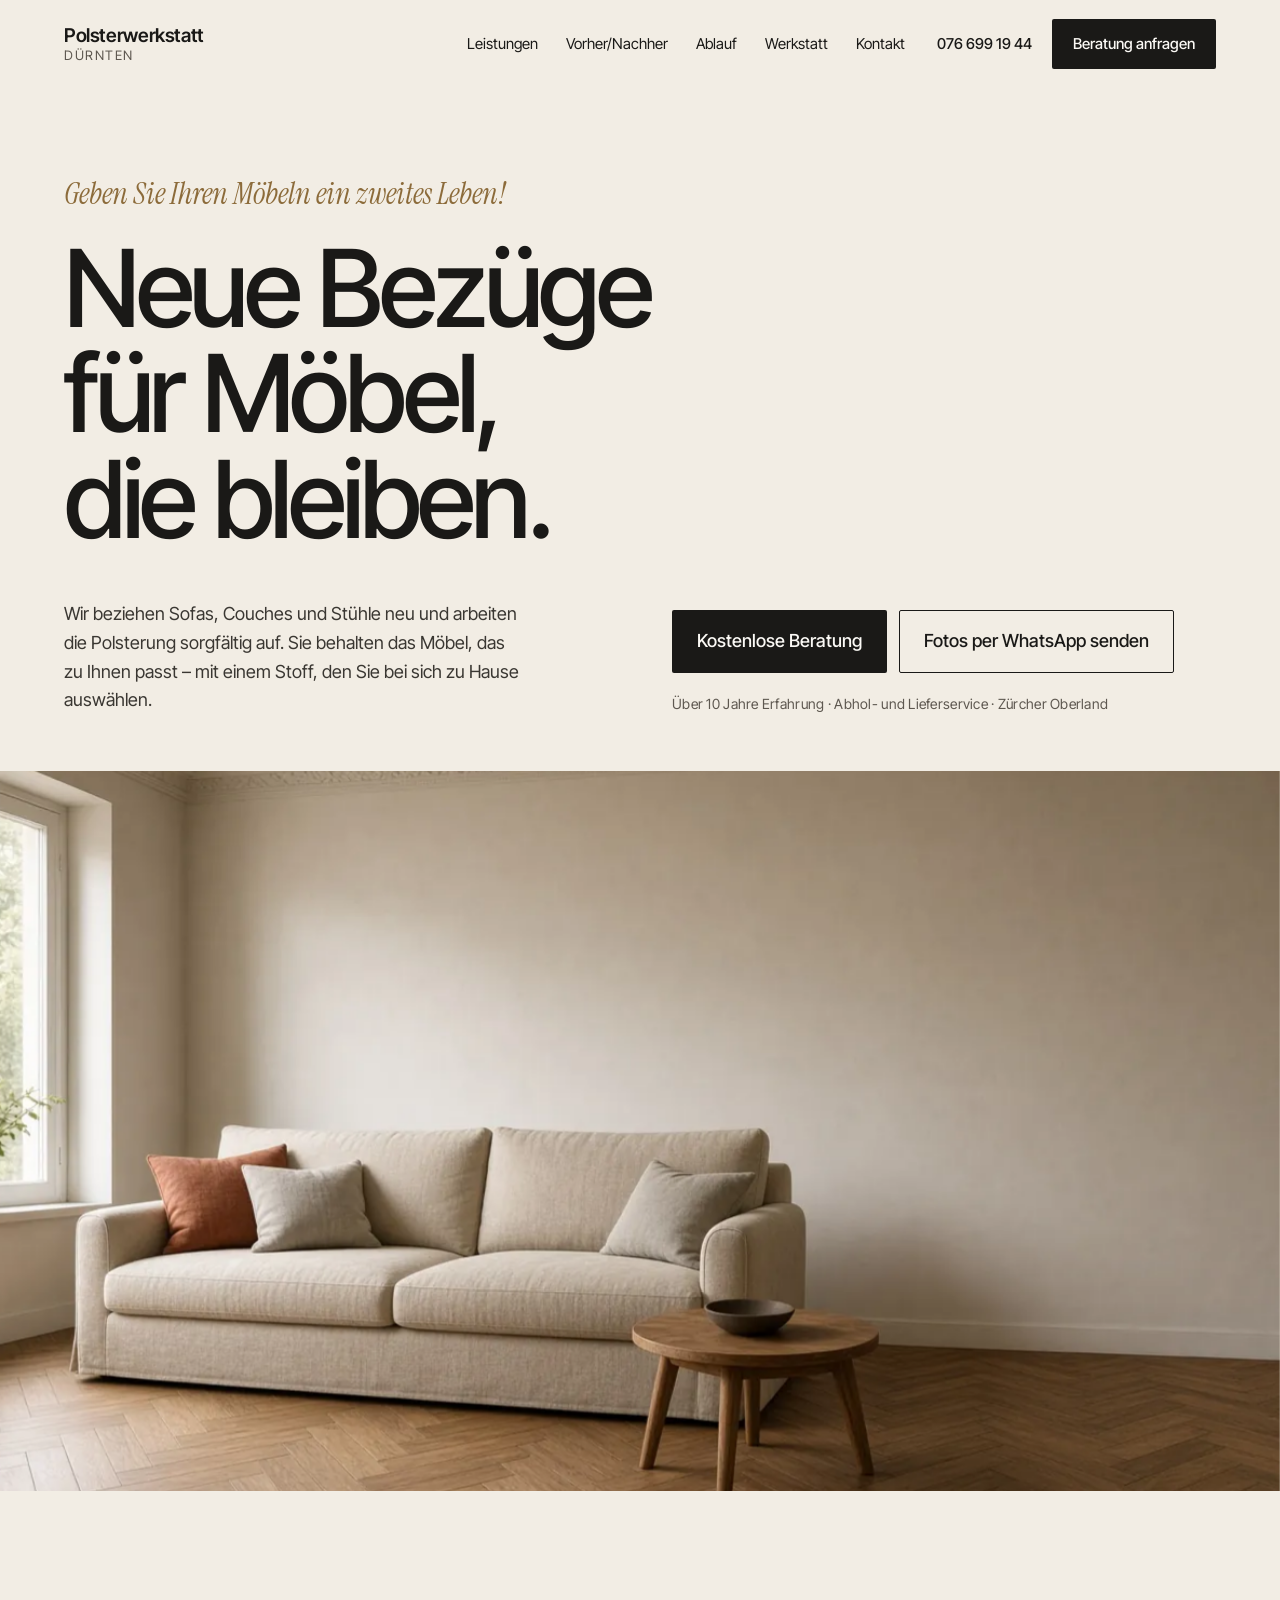
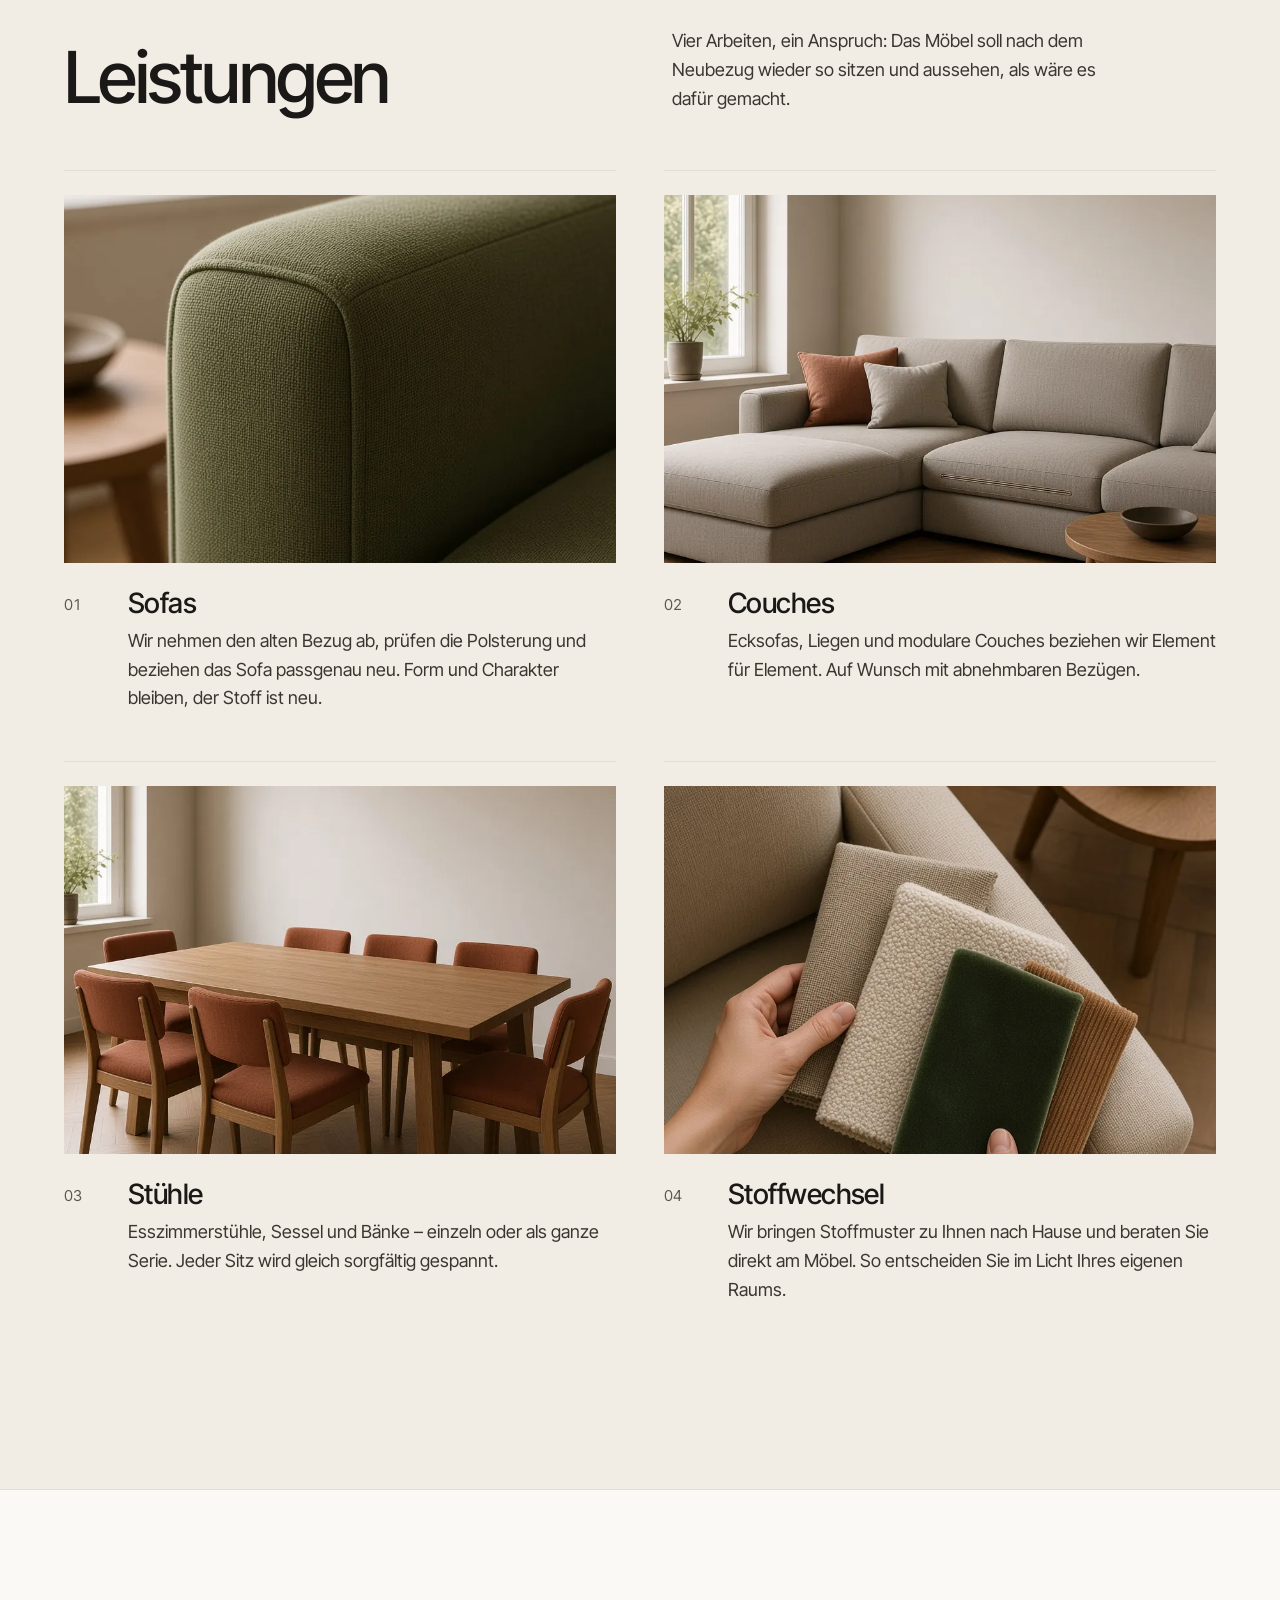
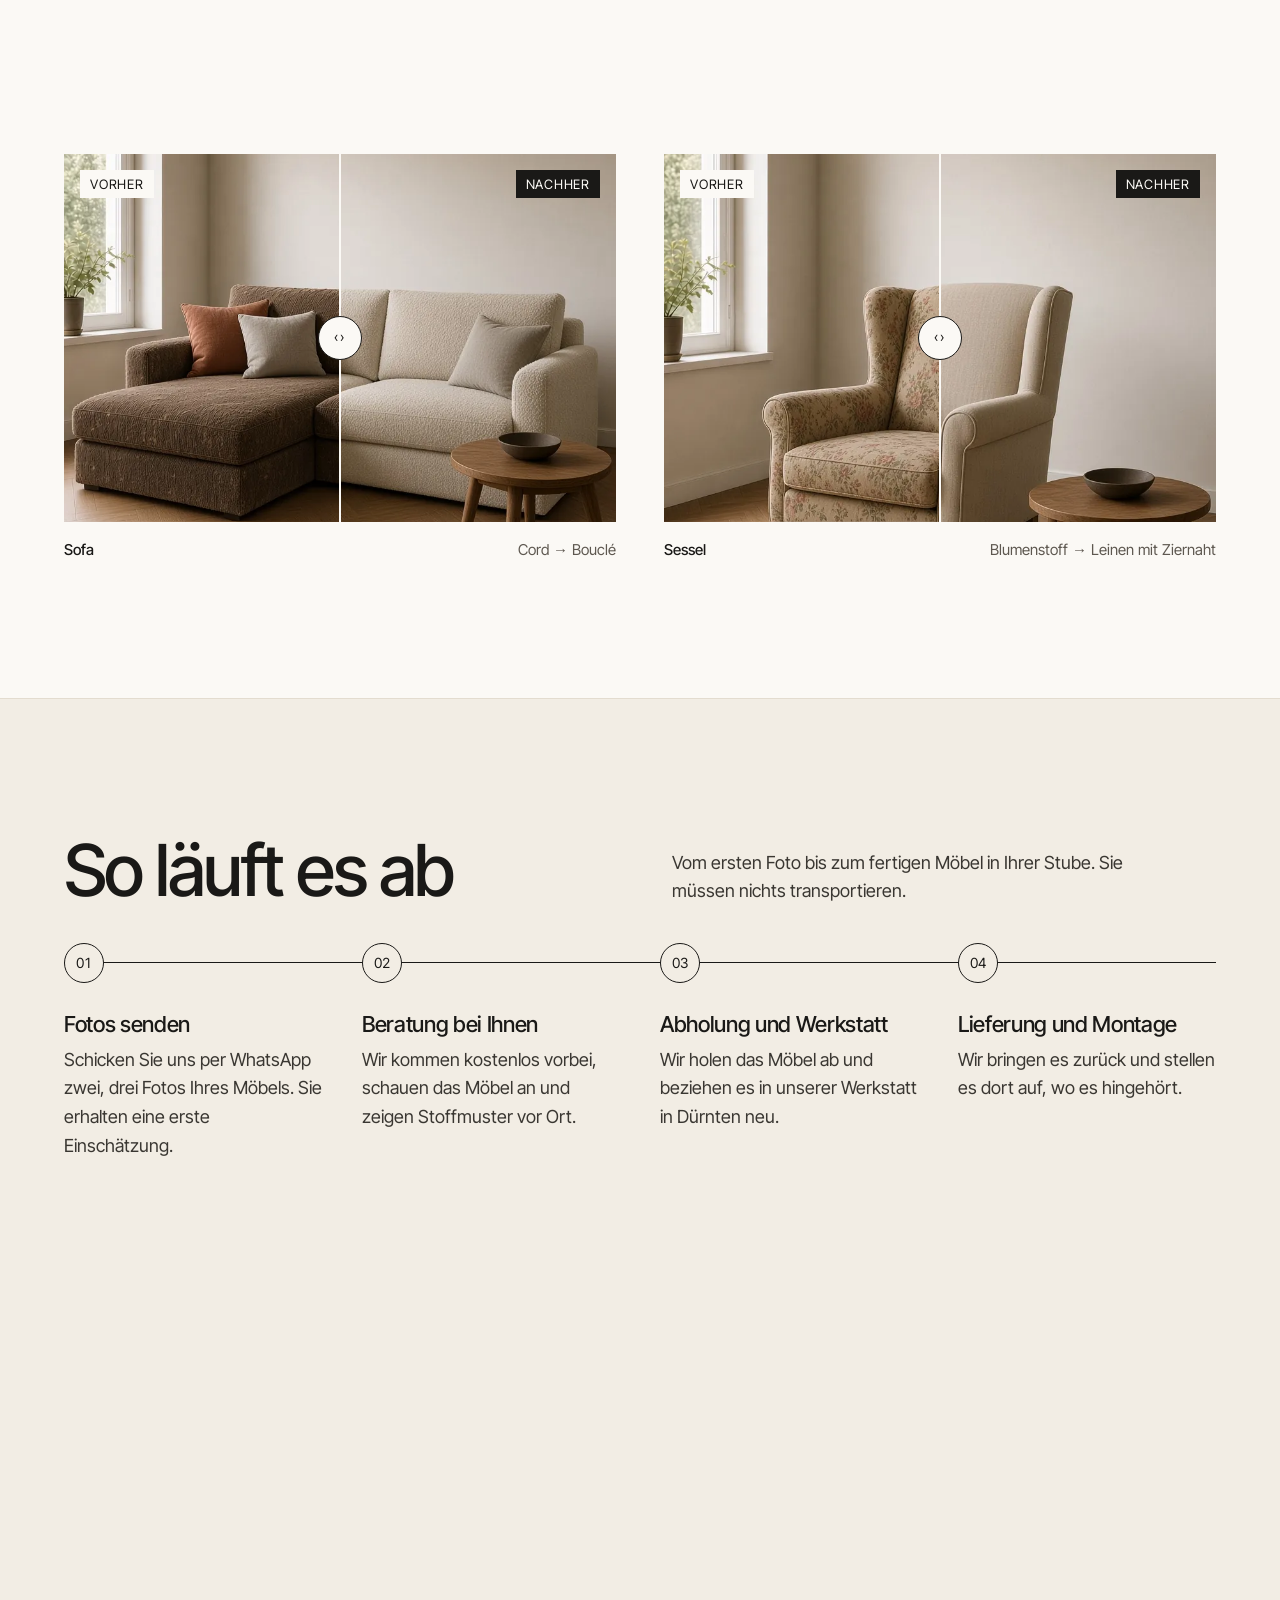
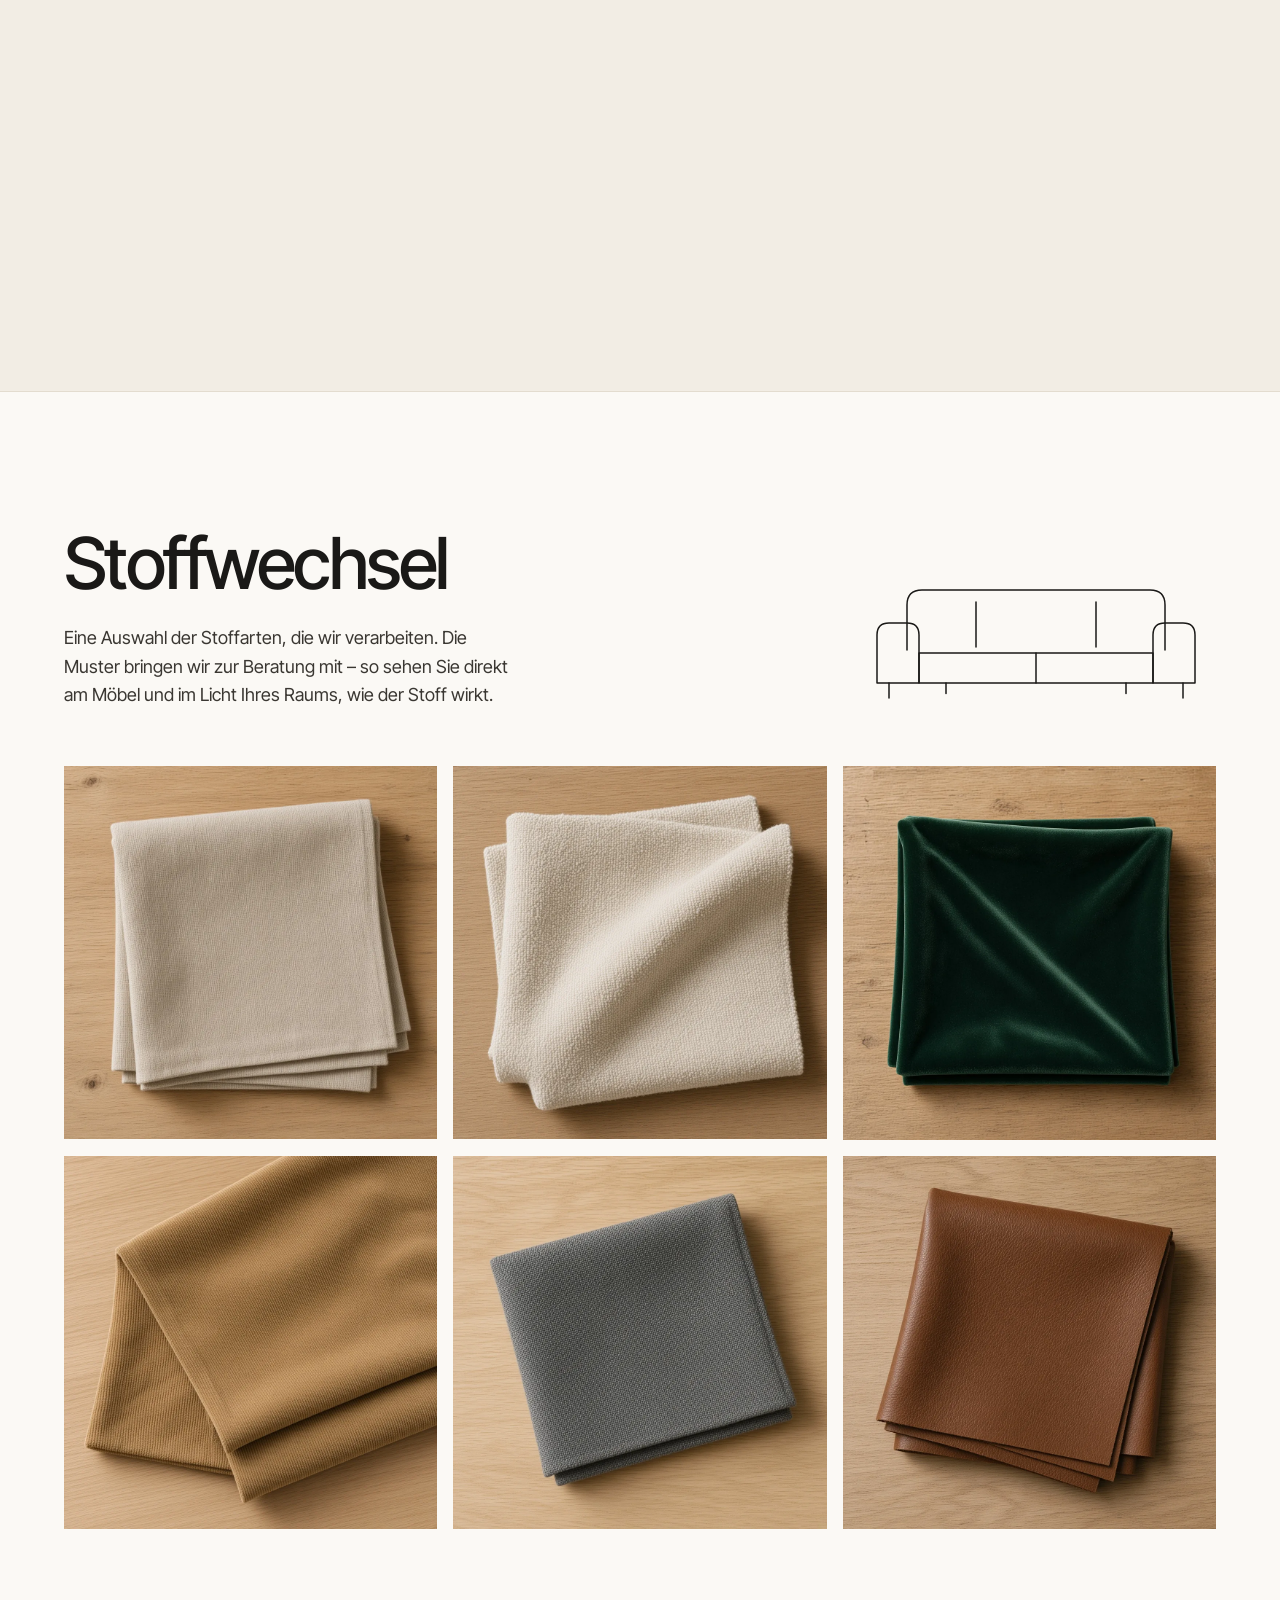
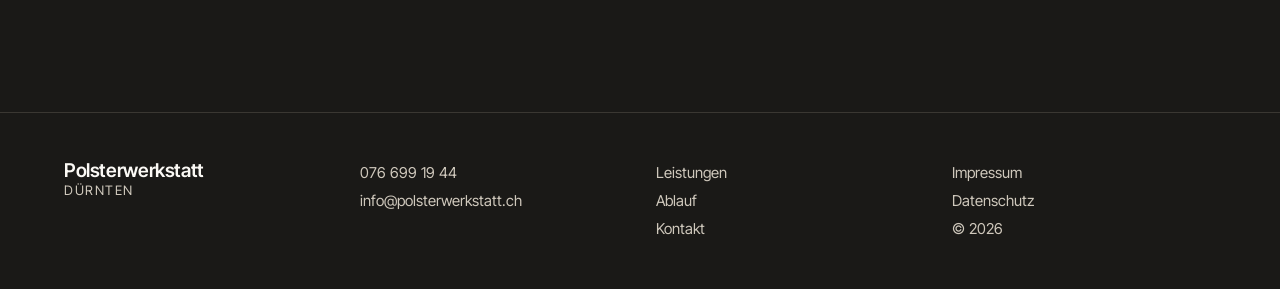
<file: index.html>
<!DOCTYPE html>
<html lang="de-CH">
<head>
<meta charset="utf-8">
<meta name="viewport" content="width=device-width, initial-scale=1">
<title>Polsterwerkstatt Dürnten – Möbel neu beziehen im Zürcher Oberland</title>
<meta name="description" content="Sofas, Couches und Stühle neu beziehen. Kostenlose Beratung bei Ihnen zu Hause, Abhol- und Lieferservice. Über 10 Jahre Erfahrung. Dürnten und Zürcher Oberland.">
<meta property="og:type" content="website">
<meta property="og:title" content="Polsterwerkstatt Dürnten">
<meta property="og:description" content="Geben Sie Ihren Möbeln ein zweites Leben! Neubezug von Sofas, Couches und Stühlen im Zürcher Oberland.">
<meta property="og:image" content="assets/img/og-bild.jpg">
<meta property="og:locale" content="de_CH">
<meta name="theme-color" content="#F2EDE4">
<link rel="icon" href="assets/favicon.svg" type="image/svg+xml">
<link rel="preload" href="assets/fonts/InterTight-Variable.woff2" as="font" type="font/woff2" crossorigin>
<link rel="preload" href="assets/img/hero-leinensofa.webp" as="image" fetchpriority="high">
<link rel="stylesheet" href="styles.css?v=4">
<script>document.documentElement.classList.add("js")</script>
<script type="application/ld+json">
{"@context":"https://schema.org","@type":"LocalBusiness","name":"Polsterwerkstatt Dürnten","description":"Polsterarbeiten und Neubezug von Sofas, Couches und Stühlen. Kostenlose Beratung vor Ort, Abhol- und Lieferservice.","telephone":"+41766991944","email":"info@polsterwerkstatt.ch","address":{"@type":"PostalAddress","addressLocality":"Dürnten","postalCode":"8635","addressCountry":"CH"},"areaServed":["Dürnten","Zürcher Oberland"],"image":"assets/img/hero-leinensofa.webp","priceRange":"auf Anfrage"}
</script>
</head>
<body>

<a class="skip" href="#main">Zum Inhalt springen</a>

<header class="hdr" data-hdr>
  <div class="wrap hdr__in">
    <a href="#top" class="mark intro" style="--i:0"><span class="mark__a">Polsterwerkstatt</span><span class="mark__b">Dürnten</span></a>
    <nav class="hdr__nav" aria-label="Hauptnavigation">
      <a href="#leistungen">Leistungen</a><a href="#vorher-nachher">Vorher/Nachher</a><a href="#ablauf">Ablauf</a><a href="#werkstatt">Werkstatt</a><a href="#kontakt">Kontakt</a>
    </nav>
    <div class="hdr__cta">
      <a href="tel:+41766991944" class="hdr__tel">076 699 19 44</a>
      <a href="#kontakt" class="btn btn--dark" data-magnet>Beratung anfragen</a>
    </div>
    <a href="tel:+41766991944" class="hdr__call">Anrufen</a>
    <button class="hdr__burger" type="button" aria-expanded="false" aria-controls="menu" data-burger>Menü</button>
  </div>
</header>

<div class="menu" id="menu" hidden data-menu>
  <nav class="menu__nav" aria-label="Mobile Navigation">
    <a href="#leistungen">Leistungen</a><a href="#vorher-nachher">Vorher/Nachher</a><a href="#ablauf">Ablauf</a><a href="#werkstatt">Werkstatt</a><a href="#kontakt">Kontakt</a>
  </nav>
  <div class="menu__foot">
    <a href="tel:+41766991944" class="menu__tel">076 699 19 44</a>
    <a href="https://wa.me/41766991944?text=Gr%C3%BCezi%2C%20ich%20m%C3%B6chte%20ein%20M%C3%B6bel%20neu%20beziehen%20lassen.%20Hier%20ein%20paar%20Fotos%3A" class="btn btn--dark">Fotos per WhatsApp senden</a>
  </div>
</div>

<main id="main">
<section class="hero" id="top">
  <div class="wrap">
    <p class="claim intro" style="--i:1">Geben Sie Ihren Möbeln ein zweites Leben!</p>
    <h1 class="hero__h intro" style="--i:2">Neue Bezüge für Möbel, die bleiben.</h1>
    <div class="hero__row intro" style="--i:3">
      <p class="lead">Wir beziehen Sofas, Couches und Stühle neu und arbeiten die Polsterung sorgfältig auf. Sie behalten das Möbel, das zu Ihnen passt – mit einem Stoff, den Sie bei sich zu Hause auswählen.</p>
      <div class="hero__act">
        <div class="btns">
          <a href="#kontakt" class="btn btn--dark" data-magnet>Kostenlose Beratung</a>
          <a href="https://wa.me/41766991944?text=Gr%C3%BCezi%2C%20ich%20m%C3%B6chte%20ein%20M%C3%B6bel%20neu%20beziehen%20lassen.%20Hier%20ein%20paar%20Fotos%3A" class="btn btn--line" data-magnet>Fotos per WhatsApp senden</a>
        </div>
        <p class="trust">Über 10 Jahre Erfahrung · Abhol- und Lieferservice · Zürcher Oberland</p>
      </div>
    </div>
  </div>
  <div class="hero__img intro intro--img" style="--i:4">
    <img data-parallax src="assets/img/hero-leinensofa.webp" width="2400" height="1350" alt="Frisch mit hellem Leinen bezogenes Sofa in einer Stube mit Parkett und Tageslicht" fetchpriority="high">
  </div>
</section>

<section class="sec" id="leistungen">
  <div class="wrap">
    <div class="sec__head rv"><h2 class="h2">Leistungen</h2><p class="lead">Vier Arbeiten, ein Anspruch: Das Möbel soll nach dem Neubezug wieder so sitzen und aussehen, als wäre es dafür gemacht.</p></div>
    <div class="svc">
      <article class="svc__it rv"><div class="svc__img"><img src="assets/img/leistung-sofa.webp" width="1600" height="1067" loading="lazy" alt="Armlehne eines neu bezogenen Sofas in olivgrünem Leinen"></div><div class="svc__tx"><span class="num">01</span><div><h3>Sofas</h3><p>Wir nehmen den alten Bezug ab, prüfen die Polsterung und beziehen das Sofa passgenau neu. Form und Charakter bleiben, der Stoff ist neu.</p></div></div></article>
      <article class="svc__it rv"><div class="svc__img"><img src="assets/img/leistung-couch.webp" width="1600" height="1067" loading="lazy" alt="Grosse Ecksofa-Couch in warmgrauem Webstoff"></div><div class="svc__tx"><span class="num">02</span><div><h3>Couches</h3><p>Ecksofas, Liegen und modulare Couches beziehen wir Element für Element. Auf Wunsch mit abnehmbaren Bezügen.</p></div></div></article>
      <article class="svc__it rv"><div class="svc__img"><img src="assets/img/leistung-stuehle.webp" width="1600" height="1067" loading="lazy" alt="Sechs Esszimmerstühle mit neuen Sitzbezügen um einen Eichentisch"></div><div class="svc__tx"><span class="num">03</span><div><h3>Stühle</h3><p>Esszimmerstühle, Sessel und Bänke – einzeln oder als ganze Serie. Jeder Sitz wird gleich sorgfältig gespannt.</p></div></div></article>
      <article class="svc__it rv"><div class="svc__img"><img src="assets/img/leistung-stoffwechsel.webp" width="1600" height="1067" loading="lazy" alt="Hände legen Stoffmuster auf die Armlehne eines Sofas"></div><div class="svc__tx"><span class="num">04</span><div><h3>Stoffwechsel</h3><p>Wir bringen Stoffmuster zu Ihnen nach Hause und beraten Sie direkt am Möbel. So entscheiden Sie im Licht Ihres eigenen Raums.</p></div></div></article>
    </div>
  </div>
</section>

<section class="sec sec--paper" id="vorher-nachher">
  <div class="wrap">
    <div class="sec__head rv"><h2 class="h2">Vorher/Nachher</h2><p class="lead">Gleiches Möbel, gleicher Raum, neuer Stoff. Ziehen Sie den Regler, um den Unterschied zu sehen.</p></div>
    <div class="ba-grid">
      <figure class="rv">
        <div class="ba" data-ba style="--p:50%">
          <img src="assets/img/sofa-nachher.webp" width="1600" height="1067" loading="lazy" alt="Sofa nach dem Neubezug in hellem Bouclé">
          <img class="ba__before" src="assets/img/sofa-vorher.webp" width="1600" height="1067" loading="lazy" alt="Dasselbe Sofa vorher in abgenutztem dunklem Cord">
          <span class="ba__tag">Vorher</span><span class="ba__tag ba__tag--r">Nachher</span>
          <div class="ba__h" role="slider" tabindex="0" aria-label="Vorher/Nachher Sofa" aria-valuemin="0" aria-valuemax="100" aria-valuenow="50"><span class="ba__knob">‹›</span></div>
        </div>
        <figcaption><b>Sofa</b><span>Cord → Bouclé</span></figcaption>
      </figure>
      <figure class="rv">
        <div class="ba" data-ba style="--p:50%">
          <img src="assets/img/sessel-nachher.webp" width="1600" height="1067" loading="lazy" alt="Sessel nach dem Neubezug in Leinen mit Ziernaht">
          <img class="ba__before" src="assets/img/sessel-vorher.webp" width="1600" height="1067" loading="lazy" alt="Derselbe Sessel vorher mit altem Blumenstoff">
          <span class="ba__tag">Vorher</span><span class="ba__tag ba__tag--r">Nachher</span>
          <div class="ba__h" role="slider" tabindex="0" aria-label="Vorher/Nachher Sessel" aria-valuemin="0" aria-valuemax="100" aria-valuenow="50"><span class="ba__knob">‹›</span></div>
        </div>
        <figcaption><b>Sessel</b><span>Blumenstoff → Leinen mit Ziernaht</span></figcaption>
      </figure>
    </div>
  </div>
</section>

<section class="sec" id="ablauf">
  <div class="wrap">
    <div class="sec__head rv"><h2 class="h2">So läuft es ab</h2><p class="lead">Vom ersten Foto bis zum fertigen Möbel in Ihrer Stube. Sie müssen nichts transportieren.</p></div>
    <ol class="steps">
      <li class="rv"><span class="steps__n">01</span><h3>Fotos senden</h3><p>Schicken Sie uns per WhatsApp zwei, drei Fotos Ihres Möbels. Sie erhalten eine erste Einschätzung.</p></li>
      <li class="rv"><span class="steps__n">02</span><h3>Beratung bei Ihnen</h3><p>Wir kommen kostenlos vorbei, schauen das Möbel an und zeigen Stoffmuster vor Ort.</p></li>
      <li class="rv"><span class="steps__n">03</span><h3>Abholung und Werkstatt</h3><p>Wir holen das Möbel ab und beziehen es in unserer Werkstatt in Dürnten neu.</p></li>
      <li class="rv"><span class="steps__n">04</span><h3>Lieferung und Montage</h3><p>Wir bringen es zurück und stellen es dort auf, wo es hingehört.</p></li>
    </ol>
  </div>
</section>

<section class="sec sec--top0" id="werkstatt">
  <div class="wrap ws">
    <div class="ws__img rv"><img src="assets/img/werkstatt-haende.webp" width="1280" height="1600" loading="lazy" alt="Hände spannen Polsterstoff über einen Holzrahmen in der Werkstatt"></div>
    <div class="ws__tx">
      <h2 class="h2 rv">Sorgfalt sieht man an den Nähten.</h2>
      <div class="rv prose"><p>Jeder Bezug wird in unserer Werkstatt in Dürnten zugeschnitten, genäht und von Hand gespannt. Wir achten auf gerade Kanten, saubere Nähte und einen straffen Sitz, der auch nach Jahren hält.</p><p>Wir verarbeiten hochwertige Bezugsstoffe und prüfen dabei die Polsterung darunter. Was nicht mehr trägt, wird erneuert. Was gut ist, bleibt.</p></div>
      <div class="count rv"><span class="count__n"><span data-count="10">10</span>+</span><span>Jahre Erfahrung<br>im Polsterhandwerk</span></div>
    </div>
  </div>
</section>

<section class="sec sec--paper" id="materialien">
  <div class="wrap">
    <div class="sec__head">
      <div class="rv"><h2 class="h2">Stoffwechsel</h2><p class="lead">Eine Auswahl der Stoffarten, die wir verarbeiten. Die Muster bringen wir zur Beratung mit – so sehen Sie direkt am Möbel und im Licht Ihres Raums, wie der Stoff wirkt.</p></div>
      <svg class="sofa" data-draw viewBox="0 0 240 112" aria-hidden="true" fill="none" stroke="currentColor" stroke-width="1" stroke-linecap="round" stroke-linejoin="round">
        <path d="M34 72V42q0-10 10-10h152q10 0 10 10v30"/><path d="M14 62q0-8 8-8h12q8 0 8 8v32H14z"/><path d="M198 62q0-8 8-8h12q8 0 8 8v32h-28z"/><path d="M42 74h156v20H42z"/><path d="M120 74v20M80 40v30M160 40v30"/><path d="M22 94v10M218 94v10M60 94v7M180 94v7"/>
      </svg>
    </div>
    <ul class="sw">
      <li class="rv"><img src="assets/img/stoff-leinen.webp" width="800" height="800" loading="lazy" alt="Stoffmuster Leinen"><span>Leinen</span></li>
      <li class="rv"><img src="assets/img/stoff-boucle.webp" width="800" height="800" loading="lazy" alt="Stoffmuster Bouclé"><span>Bouclé</span></li>
      <li class="rv"><img src="assets/img/stoff-samt.webp" width="800" height="800" loading="lazy" alt="Stoffmuster Samt"><span>Samt</span></li>
      <li class="rv"><img src="assets/img/stoff-cord.webp" width="800" height="800" loading="lazy" alt="Stoffmuster Cord"><span>Cord</span></li>
      <li class="rv"><img src="assets/img/stoff-struktur.webp" width="800" height="800" loading="lazy" alt="Stoffmuster Strukturgewebe"><span>Strukturgewebe</span></li>
      <li class="rv"><img src="assets/img/stoff-kunstleder.webp" width="800" height="800" loading="lazy" alt="Stoffmuster Kunstleder"><span>Kunstleder</span></li>
    </ul>
  </div>
</section>

<!-- Kundenstimmen: «hidden» entfernen, sobald echte Zitate vorliegen -->
<section class="sec sec--line" id="stimmen" hidden>
  <div class="wrap">
    <h2 class="h3 rv">Was Kundinnen und Kunden sagen</h2>
    <div class="quotes">
      <figure class="rv"><blockquote>«[[KUNDENSTIMME 1]]»</blockquote><figcaption>[[NAME, ORT]]</figcaption></figure>
      <figure class="rv"><blockquote>«[[KUNDENSTIMME 2]]»</blockquote><figcaption>[[NAME, ORT]]</figcaption></figure>
      <figure class="rv"><blockquote>«[[KUNDENSTIMME 3]]»</blockquote><figcaption>[[NAME, ORT]]</figcaption></figure>
    </div>
  </div>
</section>

<section class="sec sec--paper sec--line" id="fragen">
  <div class="wrap faq">
    <h2 class="h2 rv">Häufige Fragen</h2>
    <div class="faq__list">
      <details class="rv" open><summary>Was kostet ein Neubezug?</summary><p>Das hängt von Grösse, Form und Stoff ab. Nach Ihren Fotos geben wir eine erste Einschätzung, nach der Beratung vor Ort ein verbindliches Angebot. Preise auf Anfrage.</p></details>
      <details class="rv"><summary>Wie lange dauert es?</summary><p>Die Dauer richtet sich nach dem Möbel und der Verfügbarkeit des Stoffs. Den Termin für Abholung und Lieferung vereinbaren wir verbindlich mit Ihnen.</p></details>
      <details class="rv"><summary>Kann ich den Stoff selbst auswählen?</summary><p>Ja. Bei der Beratung zeigen wir Ihnen Muster direkt an Ihrem Möbel – von Leinen über Bouclé und Samt bis Kunstleder. Sie entscheiden in Ruhe.</p></details>
      <details class="rv"><summary>Holen Sie die Möbel ab?</summary><p>Ja. Wir holen Ihr Möbel ab und liefern es nach dem Neubezug wieder zu Ihnen – in Dürnten und im ganzen Zürcher Oberland.</p></details>
      <details class="rv"><summary>Ist die Beratung wirklich kostenlos?</summary><p>Ja. Wir kommen zu Ihnen nach Hause, schauen das Möbel an und zeigen Stoffmuster. Die Beratung ist kostenlos und unverbindlich.</p></details>
    </div>
  </div>
</section>

<section class="sec sec--ink" id="kontakt">
  <div class="wrap kt">
    <div class="kt__l rv">
      <p class="claim claim--light">Schicken Sie uns ein Foto.</p>
      <a href="tel:+41766991944" class="kt__tel" style="white-space:nowrap;font-size:clamp(26px,3vw,50px)">076 699 19 44</a>
      <p class="kt__p">Telefon und WhatsApp. Senden Sie zwei, drei Fotos Ihres Möbels – Sie erhalten eine erste Einschätzung und einen Termin für die kostenlose Beratung bei Ihnen zu Hause.</p>
      <div class="btns">
        <a href="https://wa.me/41766991944?text=Gr%C3%BCezi%2C%20ich%20m%C3%B6chte%20ein%20M%C3%B6bel%20neu%20beziehen%20lassen.%20Hier%20ein%20paar%20Fotos%3A" class="btn btn--light" data-magnet>Fotos per WhatsApp senden</a>
        <a href="mailto:info@polsterwerkstatt.ch" class="btn btn--ghost">info@polsterwerkstatt.ch</a>
      </div>
      <div class="kt__info">
        <div><b>Polsterwerkstatt Dürnten</b><span>Musterstrasse 00</span><span>8635 Dürnten</span><a href="https://www.google.com/maps/search/?api=1&amp;query=D%C3%BCrnten">Auf Karte öffnen →</a></div>
        <div><b>Einsatzgebiet</b><span>Dürnten und Zürcher Oberland</span><span>Abhol- und Lieferservice</span></div>
      </div>
    </div>
    <form class="form rv" data-form>
      <label>Name<input name="name" required autocomplete="name"></label>
      <label>Telefon<input name="tel" type="tel" required autocomplete="tel"></label>
      <label>Nachricht<textarea name="msg" rows="4" placeholder="Welches Möbel, ungefähre Grösse, Wunschstoff …"></textarea></label>
      <p class="form__hint">Fotos senden Sie am einfachsten per WhatsApp an 076 699 19 44. Das Formular öffnet Ihr E-Mail-Programm.</p>
      <button type="submit" class="btn btn--brass">Anfrage senden</button>
    </form>
  </div>
</section>
</main>

<footer class="ft" data-footer>
  <div class="wrap ft__in">
    <div class="mark mark--light"><span class="mark__a">Polsterwerkstatt</span><span class="mark__b">Dürnten</span></div>
    <div class="ft__col"><a href="tel:+41766991944">076 699 19 44</a><a href="mailto:info@polsterwerkstatt.ch">info@polsterwerkstatt.ch</a></div>
    <nav class="ft__col" aria-label="Footer"><a href="#leistungen">Leistungen</a><a href="#ablauf">Ablauf</a><a href="#kontakt">Kontakt</a></nav>
    <div class="ft__col"><a href="impressum.html">Impressum</a><a href="datenschutz.html">Datenschutz</a><span>© <span data-year>2026</span></span></div>
  </div>
</footer>

<a class="fab" data-fab href="https://wa.me/41766991944?text=Gr%C3%BCezi%2C%20ich%20m%C3%B6chte%20ein%20M%C3%B6bel%20neu%20beziehen%20lassen.%20Hier%20ein%20paar%20Fotos%3A">WhatsApp</a>

<script src="script.js?v=4" defer></script>
</body>
</html>
</file>
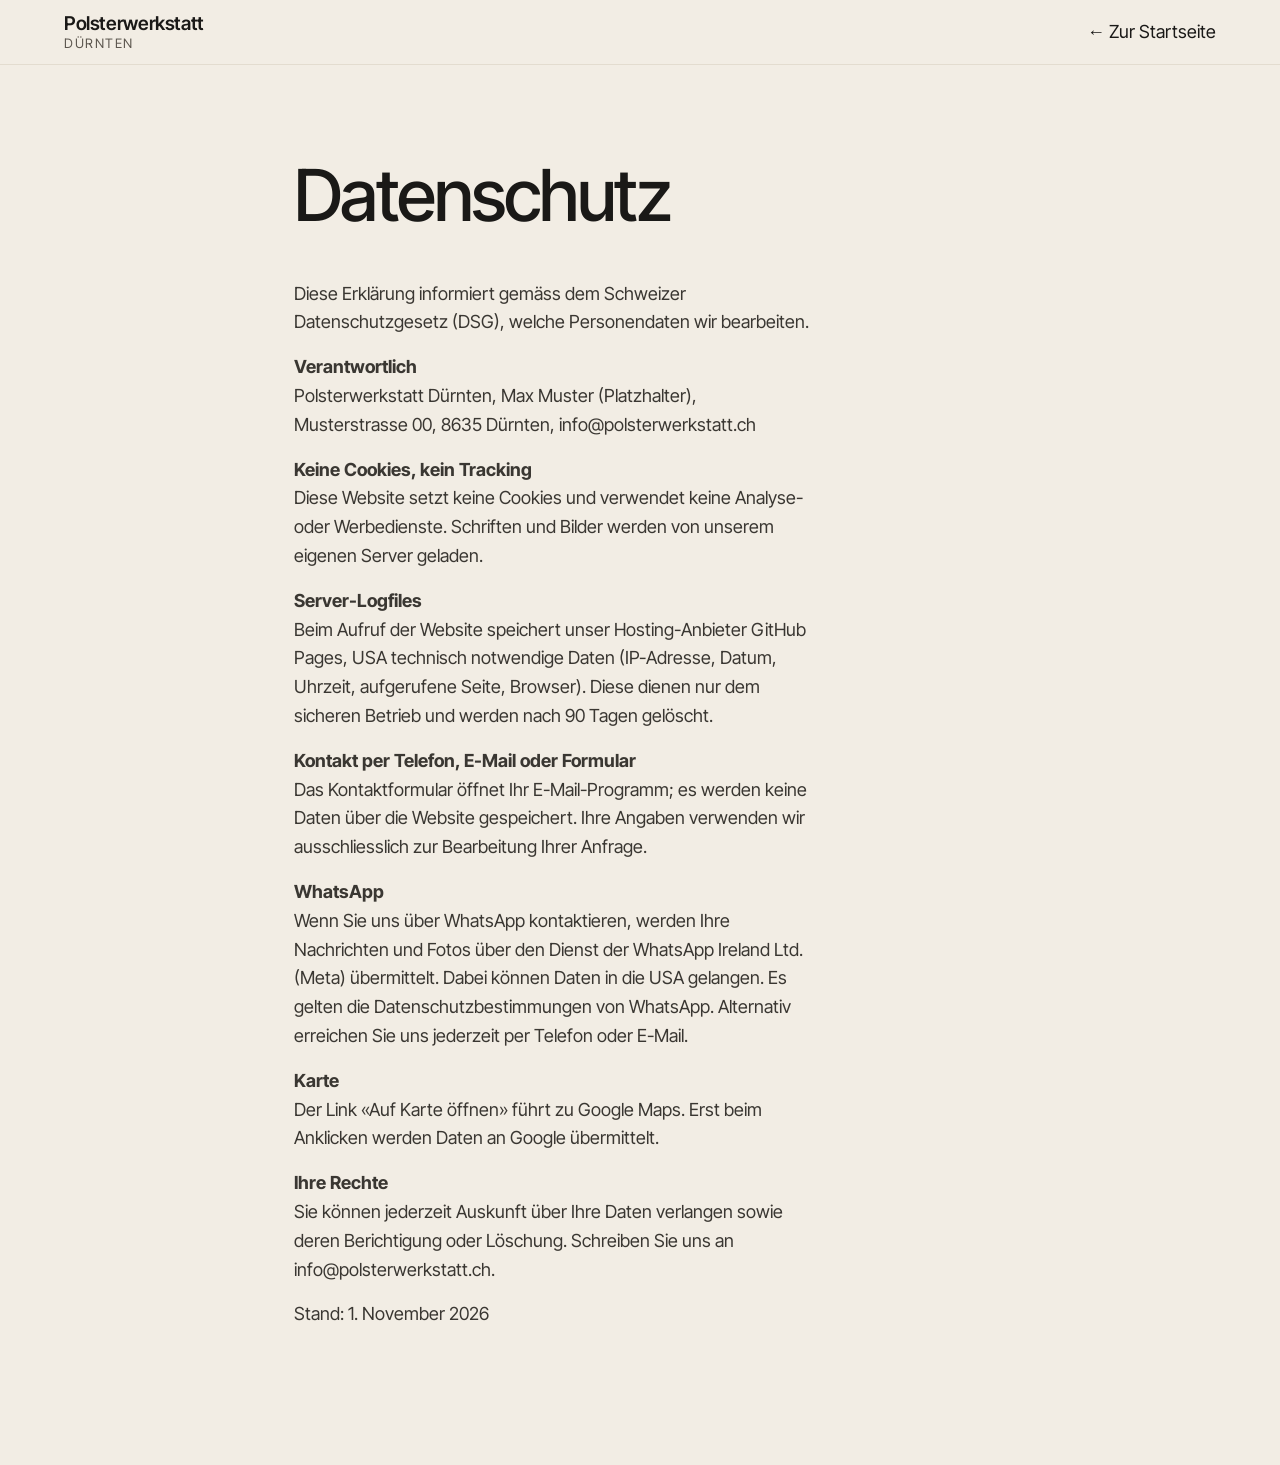
<file: datenschutz.html>
<!DOCTYPE html>
<html lang="de-CH">
<head>
<meta charset="utf-8"><meta name="viewport" content="width=device-width, initial-scale=1">
<title>Datenschutz – Polsterwerkstatt Dürnten</title>
<meta name="robots" content="noindex">
<link rel="icon" href="assets/favicon.svg" type="image/svg+xml">
<link rel="stylesheet" href="styles.css?v=4">
</head>
<body>
<header class="hdr is-scrolled"><div class="wrap hdr__in"><a href="index.html" class="mark"><span class="mark__a">Polsterwerkstatt</span><span class="mark__b">Dürnten</span></a><a href="index.html">← Zur Startseite</a></div></header>
<main class="sec" style="padding-top:160px"><div class="wrap" style="max-width:820px">
<h1 class="h2" style="margin-bottom:48px">Datenschutz</h1>
<div class="prose">
<p>Diese Erklärung informiert gemäss dem Schweizer Datenschutzgesetz (DSG), welche Personendaten wir bearbeiten.</p>
<p><b>Verantwortlich</b><br>Polsterwerkstatt Dürnten, Max Muster (Platzhalter), Musterstrasse 00, 8635 Dürnten, <a href="mailto:info@polsterwerkstatt.ch">info@polsterwerkstatt.ch</a></p>
<p><b>Keine Cookies, kein Tracking</b><br>Diese Website setzt keine Cookies und verwendet keine Analyse- oder Werbedienste. Schriften und Bilder werden von unserem eigenen Server geladen.</p>
<p><b>Server-Logfiles</b><br>Beim Aufruf der Website speichert unser Hosting-Anbieter GitHub Pages, USA technisch notwendige Daten (IP-Adresse, Datum, Uhrzeit, aufgerufene Seite, Browser). Diese dienen nur dem sicheren Betrieb und werden nach 90 Tagen gelöscht.</p>
<p><b>Kontakt per Telefon, E-Mail oder Formular</b><br>Das Kontaktformular öffnet Ihr E-Mail-Programm; es werden keine Daten über die Website gespeichert. Ihre Angaben verwenden wir ausschliesslich zur Bearbeitung Ihrer Anfrage.</p>
<p><b>WhatsApp</b><br>Wenn Sie uns über WhatsApp kontaktieren, werden Ihre Nachrichten und Fotos über den Dienst der WhatsApp Ireland Ltd. (Meta) übermittelt. Dabei können Daten in die USA gelangen. Es gelten die Datenschutzbestimmungen von WhatsApp. Alternativ erreichen Sie uns jederzeit per Telefon oder E-Mail.</p>
<p><b>Karte</b><br>Der Link «Auf Karte öffnen» führt zu Google Maps. Erst beim Anklicken werden Daten an Google übermittelt.</p>
<p><b>Ihre Rechte</b><br>Sie können jederzeit Auskunft über Ihre Daten verlangen sowie deren Berichtigung oder Löschung. Schreiben Sie uns an <a href="mailto:info@polsterwerkstatt.ch">info@polsterwerkstatt.ch</a>.</p>
<p>Stand: 1. November 2026</p>
</div></div></main>
</body>
</html>
</file>
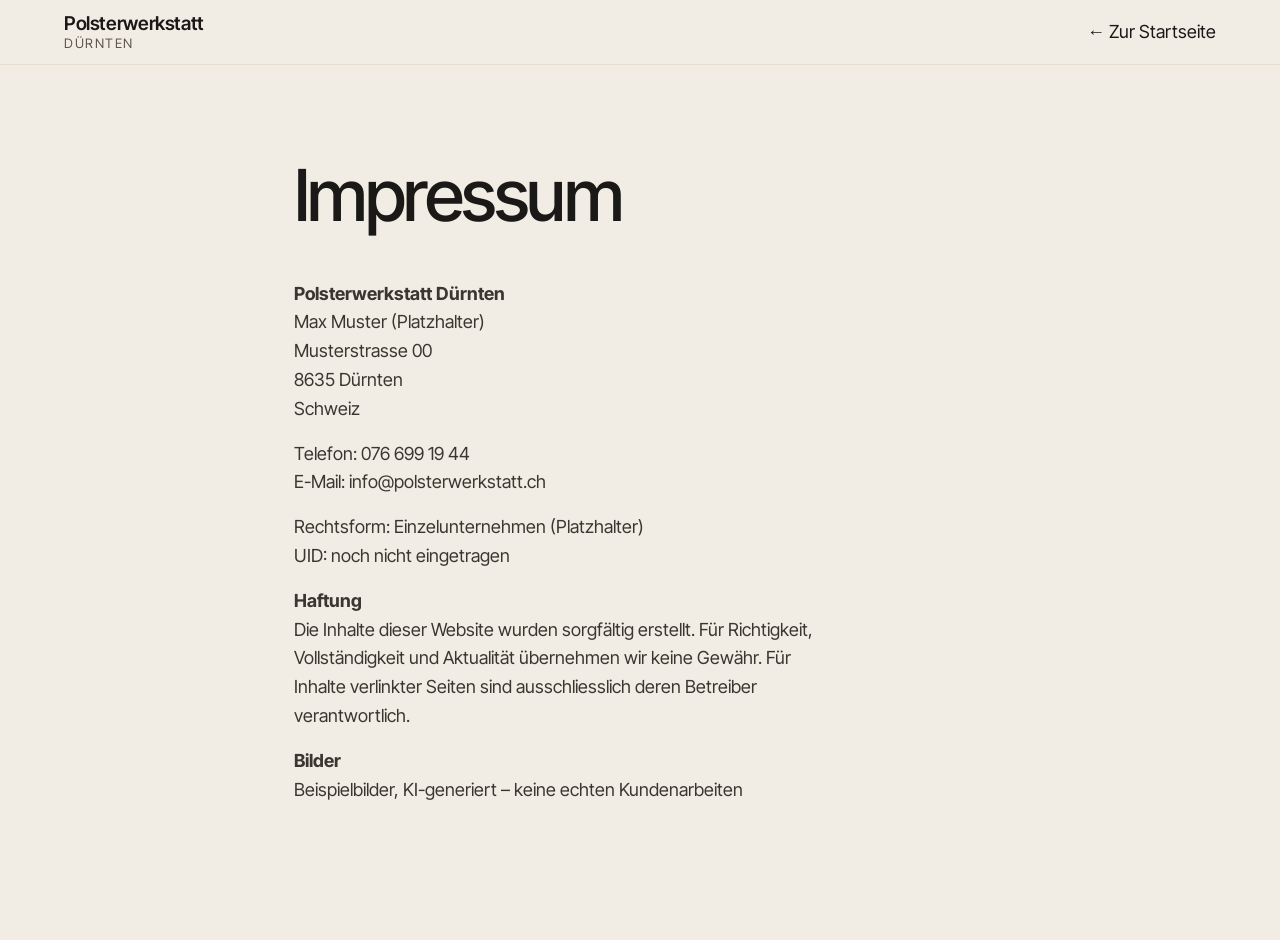
<file: impressum.html>
<!DOCTYPE html>
<html lang="de-CH">
<head>
<meta charset="utf-8"><meta name="viewport" content="width=device-width, initial-scale=1">
<title>Impressum – Polsterwerkstatt Dürnten</title>
<meta name="robots" content="noindex">
<link rel="icon" href="assets/favicon.svg" type="image/svg+xml">
<link rel="stylesheet" href="styles.css?v=4">
</head>
<body>
<header class="hdr is-scrolled"><div class="wrap hdr__in"><a href="index.html" class="mark"><span class="mark__a">Polsterwerkstatt</span><span class="mark__b">Dürnten</span></a><a href="index.html">← Zur Startseite</a></div></header>
<main class="sec" style="padding-top:160px"><div class="wrap" style="max-width:820px">
<h1 class="h2" style="margin-bottom:48px">Impressum</h1>
<div class="prose">
<p><b>Polsterwerkstatt Dürnten</b><br>Max Muster (Platzhalter)<br>Musterstrasse 00<br>8635 Dürnten<br>Schweiz</p>
<p>Telefon: <a href="tel:+41766991944">076 699 19 44</a><br>E-Mail: <a href="mailto:info@polsterwerkstatt.ch">info@polsterwerkstatt.ch</a></p>
<p>Rechtsform: Einzelunternehmen (Platzhalter)<br>UID: noch nicht eingetragen</p>
<p><b>Haftung</b><br>Die Inhalte dieser Website wurden sorgfältig erstellt. Für Richtigkeit, Vollständigkeit und Aktualität übernehmen wir keine Gewähr. Für Inhalte verlinkter Seiten sind ausschliesslich deren Betreiber verantwortlich.</p>
<p><b>Bilder</b><br>Beispielbilder, KI-generiert – keine echten Kundenarbeiten</p>
</div></div></main>
</body>
</html>
</file>
<file: styles.css>
@font-face{font-family:"Inter Tight";src:url("assets/fonts/InterTight-Variable.woff2") format("woff2");font-weight:100 900;font-display:swap}
@font-face{font-family:"Instrument Serif";src:url("assets/fonts/InstrumentSerif-Italic.woff2") format("woff2");font-style:italic;font-display:swap}
@font-face{font-family:"Instrument Serif";src:url("assets/fonts/InstrumentSerif-Regular.woff2") format("woff2");font-style:normal;font-display:swap}

:root{
  --leinen:#F2EDE4;--papier:#FBF9F5;--kohle:#1A1917;--text2:#3A3732;--muted:#5E5850;
  --messing:#A8854E;--messing-text:#8C6B3A;--messing-hell:#C9A970;--terra:#99503A;--linie:#E3DCCF;
  --sans:"Inter Tight","Helvetica Neue",Arial,sans-serif;--serif:"Instrument Serif",Georgia,serif;
  --ease:cubic-bezier(0.22,1,0.36,1);--pad:24px;--sec:88px;
}
@media (min-width:640px){:root{--sec:120px}}
@media (min-width:1024px){:root{--pad:64px;--sec:136px}}

*,*::before,*::after{box-sizing:border-box}
html{scroll-behavior:smooth;-webkit-text-size-adjust:100%}
body{margin:0;background:var(--leinen);color:var(--kohle);font:17px/1.6 var(--sans);-webkit-font-smoothing:antialiased}
@media (min-width:1024px){body{font-size:18px}}
img{display:block;max-width:100%;height:auto}
a{color:inherit;text-decoration:none}
a:hover{color:var(--terra)}
:focus-visible{outline:2px solid var(--terra);outline-offset:3px}
h1,h2,h3,p,ol,ul,figure,blockquote{margin:0}
.skip{position:absolute;left:-999px;top:8px;background:var(--kohle);color:var(--papier);padding:8px 12px;z-index:100}
.skip:focus{left:8px}
.wrap{max-width:1280px;margin:0 auto;padding:0 var(--pad)}
section[id]{scroll-margin-top:64px}

/* Wortmarke */
.mark{display:flex;flex-direction:column;line-height:1;margin-right:auto}
.mark__a{font-weight:600;font-size:19px;letter-spacing:-0.02em}
.mark__b{font-size:13px;letter-spacing:0.12em;text-transform:uppercase;color:var(--muted);margin-top:4px}
.mark--light .mark__a{color:var(--papier)}.mark--light .mark__b{color:#CFC8BC}

/* Buttons */
.btns{display:flex;flex-wrap:wrap;gap:12px}
.btn{display:inline-block;padding:16px 24px;border-radius:2px;font-weight:500;line-height:1.2;border:1px solid transparent;cursor:pointer;font:inherit;font-weight:500;
  transition:box-shadow .5s var(--ease),color .4s,transform .4s var(--ease),border-color .4s}
.btn--dark{background:var(--kohle);color:var(--papier);box-shadow:inset 0 0 0 0 var(--messing-text)}
.btn--dark:hover{color:var(--papier);box-shadow:inset 0 -4em 0 0 var(--messing-text)}
.btn--line{border-color:var(--kohle);box-shadow:inset 0 0 0 0 var(--kohle)}
.btn--line:hover{color:var(--papier);box-shadow:inset 0 -4em 0 0 var(--kohle)}
.btn--light{background:var(--papier);color:var(--kohle);box-shadow:inset 0 0 0 0 var(--messing-hell)}
.btn--light:hover{color:var(--kohle);box-shadow:inset 0 -4em 0 0 var(--messing-hell)}
.btn--ghost{border-color:var(--muted);color:var(--papier)}
.btn--ghost:hover{border-color:var(--papier);color:var(--papier)}
.btn--brass{background:var(--messing-hell);color:var(--kohle);box-shadow:inset 0 0 0 0 var(--papier)}
.btn--brass:hover{color:var(--kohle);box-shadow:inset 0 -4em 0 0 var(--papier)}

/* Header */
.hdr{position:fixed;inset:0 0 auto;z-index:50;border-bottom:1px solid transparent;transition:transform .6s var(--ease),background .4s,border-color .4s}
.hdr__in{height:72px;display:flex;align-items:center;gap:24px;transition:height .5s var(--ease)}
.hdr.is-scrolled{background:rgba(242,237,228,.97);border-color:var(--linie)}
.hdr.is-scrolled .hdr__in{height:60px}
.hdr.is-hidden{transform:translateY(-100%)}
.hdr__nav,.hdr__cta{display:none}
.hdr__call{font-size:15px;font-weight:500}
.hdr__burger{height:44px;padding:0 16px;border:1px solid var(--kohle);background:none;border-radius:2px;font:inherit;font-size:15px;cursor:pointer}
@media (min-width:1180px){
  .hdr__in{height:88px;gap:32px}.hdr.is-scrolled .hdr__in{height:64px}
  .hdr__nav{display:flex;gap:28px;font-size:15px}
  .hdr__cta{display:flex;align-items:center;gap:20px;overflow:hidden;max-width:420px;transition:max-width .6s var(--ease),opacity .4s}
  .hdr__cta .btn{padding:12px 20px;font-size:15px;white-space:nowrap}
  .hdr__tel{font-size:15px;font-weight:500;white-space:nowrap}
  .hdr.is-scrolled .hdr__cta{max-width:0;opacity:0}
  .hdr__call,.hdr__burger{display:none}
}
.menu{position:fixed;inset:0;z-index:40;background:var(--leinen);padding:120px var(--pad) 40px;display:flex;flex-direction:column;justify-content:space-between}
.menu[hidden]{display:none}
.menu__nav{display:flex;flex-direction:column;gap:8px;font-size:40px;font-weight:500;letter-spacing:-0.03em;line-height:1.15}
.menu__foot{display:flex;flex-direction:column;gap:12px;border-top:1px solid var(--linie);padding-top:24px}
.menu__tel{font-size:24px;font-weight:500}
.menu__foot .btn{text-align:center}

/* Typo */
.claim{font-family:var(--serif);font-style:italic;font-size:clamp(22px,2.4vw,30px);line-height:1.2;color:var(--messing-text)}
.claim--light{color:var(--messing-hell)}
.h2{font-weight:500;font-size:clamp(40px,5.6vw,80px);line-height:1;letter-spacing:-0.035em;text-wrap:balance}
.h3{font-weight:500;font-size:clamp(32px,3.6vw,48px);line-height:1.05;letter-spacing:-0.03em;margin-bottom:48px}
.lead{max-width:46ch;color:var(--text2)}
h3{font-weight:500;font-size:22px;letter-spacing:-0.015em;line-height:1.2;margin-bottom:8px}

/* Hero */
.hero{padding-top:128px}
@media (min-width:640px){.hero{padding-top:176px}}
.hero .claim{margin-bottom:24px}
.hero__h{font-weight:500;font-size:clamp(44px,8.4vw,112px);line-height:.98;letter-spacing:-0.04em;max-width:11ch;text-wrap:balance}
.hero__row{display:grid;gap:32px;margin-top:48px;padding-bottom:56px;align-items:end}
.hero__act{display:flex;flex-direction:column;gap:20px;align-items:flex-start}
.trust{font-size:14px;letter-spacing:.02em;color:var(--muted)}
.hero__img{position:relative;aspect-ratio:16/9;max-height:88vh;width:100%;overflow:hidden;background:var(--linie)}
.hero__img img{position:absolute;left:0;top:-4%;width:100%;height:108%;object-fit:cover;will-change:transform}
@media (min-width:1024px){.hero__row{grid-template-columns:1fr 1fr;gap:64px}}

/* Sektionen */
.sec{padding:var(--sec) 0}
.sec--top0{padding-top:0}
.sec--paper{background:var(--papier);border-top:1px solid var(--linie);border-bottom:1px solid var(--linie)}
.sec--line{border-top:1px solid var(--linie)}
.sec--ink{background:var(--kohle);color:var(--papier)}
.sec__head{display:grid;gap:24px;align-items:end;margin-bottom:56px}
.sec__head > div{display:flex;flex-direction:column;gap:24px}
@media (min-width:1024px){.sec__head{grid-template-columns:1fr 1fr;gap:64px}}

/* Leistungen */
.svc{display:grid;gap:0 48px}
@media (min-width:900px){.svc{grid-template-columns:1fr 1fr}}
.svc__it{position:relative;border-top:1px solid var(--linie);padding:24px 0 48px}
.svc__it::before{content:"";position:absolute;left:0;top:-1px;height:1px;width:0;background:var(--kohle);transition:width .7s var(--ease)}
.svc__img{aspect-ratio:3/2;overflow:hidden;background:var(--linie)}
.svc__img img{width:100%;height:100%;object-fit:cover;transition:transform .8s var(--ease)}
.svc__tx{display:grid;grid-template-columns:56px 1fr;gap:0 8px;margin-top:24px}
.svc__tx h3{font-size:28px;letter-spacing:-0.02em;line-height:1.15}
.svc__tx p{max-width:52ch;color:var(--text2)}
.num{font-size:15px;font-variant-numeric:tabular-nums;color:var(--muted);padding-top:6px;transition:color .4s}
@media (hover:hover){
  .svc__it:hover::before{width:100%}
  .svc__it:hover .svc__img img{transform:scale(1.04)}
  .svc__it:hover .num{color:var(--messing-text)}
}

/* Vorher/Nachher */
.ba-grid{display:grid;gap:48px}
@media (min-width:900px){.ba-grid{grid-template-columns:1fr 1fr}}
.ba{position:relative;aspect-ratio:3/2;overflow:hidden;background:var(--linie);user-select:none;touch-action:pan-y}
.ba img{position:absolute;inset:0;width:100%;height:100%;object-fit:cover;pointer-events:none}
.ba__before{clip-path:inset(0 calc(100% - var(--p)) 0 0)}
.ba__tag{position:absolute;left:16px;top:16px;padding:4px 10px;background:var(--papier);font-size:13px;letter-spacing:.06em;text-transform:uppercase}
.ba__tag--r{left:auto;right:16px;background:var(--kohle);color:var(--papier)}
.ba__h{position:absolute;top:0;bottom:0;left:var(--p);width:48px;margin-left:-24px;cursor:ew-resize;display:flex;justify-content:center;touch-action:none}
.ba__h::before{content:"";width:2px;height:100%;background:var(--papier)}
.ba__knob{position:absolute;top:50%;width:44px;height:44px;margin-top:-22px;border-radius:50%;background:var(--papier);border:1px solid var(--kohle);display:flex;align-items:center;justify-content:center;font-size:14px;letter-spacing:2px}
.ba-grid figcaption{display:flex;justify-content:space-between;gap:16px;margin-top:16px;font-size:15px;color:var(--muted)}
.ba-grid figcaption b{color:var(--kohle);font-weight:500}

/* Ablauf */
.steps{list-style:none;padding:0;display:grid;gap:40px;border-left:1px solid var(--kohle);margin-left:20px}
.steps li{position:relative;padding-left:40px}
.steps__n{position:absolute;left:-20px;top:-6px;width:40px;height:40px;border-radius:50%;background:var(--leinen);border:1px solid var(--kohle);display:flex;align-items:center;justify-content:center;font-size:14px;font-variant-numeric:tabular-nums}
.steps p{color:var(--text2);max-width:32ch}
@media (min-width:900px){
  .steps{grid-template-columns:repeat(4,minmax(0,1fr));border-left:0;border-top:1px solid var(--kohle);margin-left:0}
  .steps li{padding:48px 0 0}
  .steps__n{left:0;top:-20px}
}

/* Werkstatt */
.ws{display:grid;gap:48px;align-items:center}
.ws__img{aspect-ratio:4/5;max-height:760px;overflow:hidden;background:var(--linie)}
.ws__img img{width:100%;height:100%;object-fit:cover}
.ws__tx{display:flex;flex-direction:column;gap:32px}
.prose{display:flex;flex-direction:column;gap:16px;max-width:52ch;color:var(--text2)}
.count{display:flex;align-items:baseline;gap:20px;border-top:1px solid var(--linie);padding-top:24px;line-height:1.3}
.count__n{font-size:clamp(72px,9vw,128px);font-weight:500;letter-spacing:-0.05em;line-height:.9;color:var(--messing);font-variant-numeric:tabular-nums}
@media (min-width:900px){.ws{grid-template-columns:5fr 7fr;gap:80px}}

/* Stoffe */
.sofa{width:100%;max-width:360px;justify-self:end;color:var(--kohle);overflow:visible}
.sw{list-style:none;padding:0;display:grid;grid-template-columns:repeat(2,minmax(0,1fr));gap:16px}
@media (min-width:640px){.sw{grid-template-columns:repeat(3,minmax(0,1fr))}}
.sw li{position:relative;aspect-ratio:1;overflow:hidden;background:var(--linie)}
.sw img{width:100%;height:100%;object-fit:cover;transition:transform .8s var(--ease)}
.sw li::after{content:"";position:absolute;inset:0;border:1px solid var(--kohle);opacity:0;transition:opacity .4s}
.sw span{position:absolute;left:0;right:0;bottom:0;padding:12px 16px;background:var(--papier);font-size:15px;font-weight:500}
@media (hover:hover){
  .sw span{transform:translateY(101%);transition:transform .6s var(--ease)}
  .sw li:hover img{transform:scale(1.06)}
  .sw li:hover::after{opacity:1}
  .sw li:hover span{transform:none}
}

/* Stimmen */
.quotes{display:grid;gap:0 48px}
@media (min-width:900px){.quotes{grid-template-columns:repeat(3,1fr)}}
.quotes figure{border-top:1px solid var(--linie);padding:32px 0}
.quotes blockquote{font-family:var(--serif);font-size:clamp(24px,2.2vw,30px);line-height:1.25}
.quotes figcaption{margin-top:20px;font-size:15px;color:var(--muted)}

/* FAQ */
.faq{display:grid;gap:40px 80px;align-items:start}
@media (min-width:1024px){.faq{grid-template-columns:5fr 7fr}}
.faq__list{border-bottom:1px solid var(--linie)}
.faq details{border-top:1px solid var(--linie)}
.faq summary{list-style:none;display:flex;justify-content:space-between;align-items:center;gap:24px;padding:24px 0;cursor:pointer;font-size:20px;font-weight:500;letter-spacing:-0.01em}
.faq summary::-webkit-details-marker{display:none}
.faq summary::after{content:"+";font-size:24px;font-weight:400;line-height:1;transition:transform .5s var(--ease)}
.faq details[open] summary::after{transform:rotate(45deg)}
.faq summary:hover{color:var(--terra)}
.faq details p{padding:0 48px 24px 0;max-width:60ch;color:var(--text2)}

/* Kontakt */
.kt{display:grid;gap:56px 80px}
@media (min-width:1024px){.kt{grid-template-columns:1fr 1fr}}
.kt__l{display:flex;flex-direction:column;gap:32px}
.kt__tel{font-weight:500;font-size:clamp(26px,3vw,50px);line-height:1;letter-spacing:-0.03em;font-variant-numeric:tabular-nums;white-space:nowrap}
.kt__tel:hover{color:var(--messing-hell)}
.kt__p{max-width:44ch;color:#CFC8BC}
.kt__info{display:grid;grid-template-columns:repeat(auto-fit,minmax(180px,1fr));gap:24px;border-top:1px solid #3A3732;padding-top:24px;font-size:15px;color:#CFC8BC}
.kt__info div{display:flex;flex-direction:column}
.kt__info b{color:var(--papier);font-weight:500}
.kt__info a{color:var(--messing-hell);margin-top:8px}
.form{display:flex;flex-direction:column;gap:24px}
.form label{display:flex;flex-direction:column;gap:4px;font-size:14px;color:#CFC8BC}
.form input,.form textarea{background:transparent;border:0;border-bottom:1px solid var(--muted);padding:10px 0 12px;font:inherit;font-size:18px;color:var(--papier);border-radius:0;resize:vertical}
.form input:focus,.form textarea:focus{outline:none;border-bottom-color:var(--messing-hell)}
.form textarea::placeholder{color:#8A8378}
.form__hint{font-size:14px;color:#A39C90}
.form .btn{align-self:flex-start}

/* Footer */
.ft{background:var(--kohle);color:#CFC8BC;border-top:1px solid #3A3732}
.ft__in{padding-top:48px;padding-bottom:48px;display:grid;grid-template-columns:repeat(auto-fit,minmax(200px,1fr));gap:32px;font-size:15px}
.ft__col{display:flex;flex-direction:column;gap:4px}
.ft a:hover{color:var(--papier)}

/* WhatsApp-Button */
.fab{position:fixed;right:24px;bottom:24px;z-index:30;padding:14px 20px;background:var(--kohle);color:var(--papier);border-radius:2px;font-size:15px;font-weight:500;box-shadow:0 2px 8px rgba(26,25,23,.18);opacity:0;transform:translateY(16px);pointer-events:none;transition:opacity .5s,transform .6s var(--ease)}
.fab.is-on{opacity:1;transform:none;pointer-events:auto}
.fab:hover{color:var(--messing-hell)}

/* Bewegung */
.js .intro{opacity:0;transform:translateY(16px)}
.js .intro--img{transform:none}
.js .is-in.intro,.js .intro.is-in{opacity:1;transform:none;transition:opacity .8s var(--ease) calc(var(--i)*140ms),transform .8s var(--ease) calc(var(--i)*140ms)}
.js .intro--img.is-in{transition-delay:720ms}
.js .rv{opacity:0;transform:translateY(24px)}
.js .rv.is-in{opacity:1;transform:none;transition:opacity .7s var(--ease) var(--d,0ms),transform .7s var(--ease) var(--d,0ms)}

@media (prefers-reduced-motion:reduce){
  html{scroll-behavior:auto}
  *,*::before,*::after{transition-duration:1ms!important;transition-delay:0ms!important}
  .js .intro,.js .rv{transform:none!important}
  .js .intro.is-in,.js .rv.is-in{transition:opacity .4s linear!important}
}
</file>
